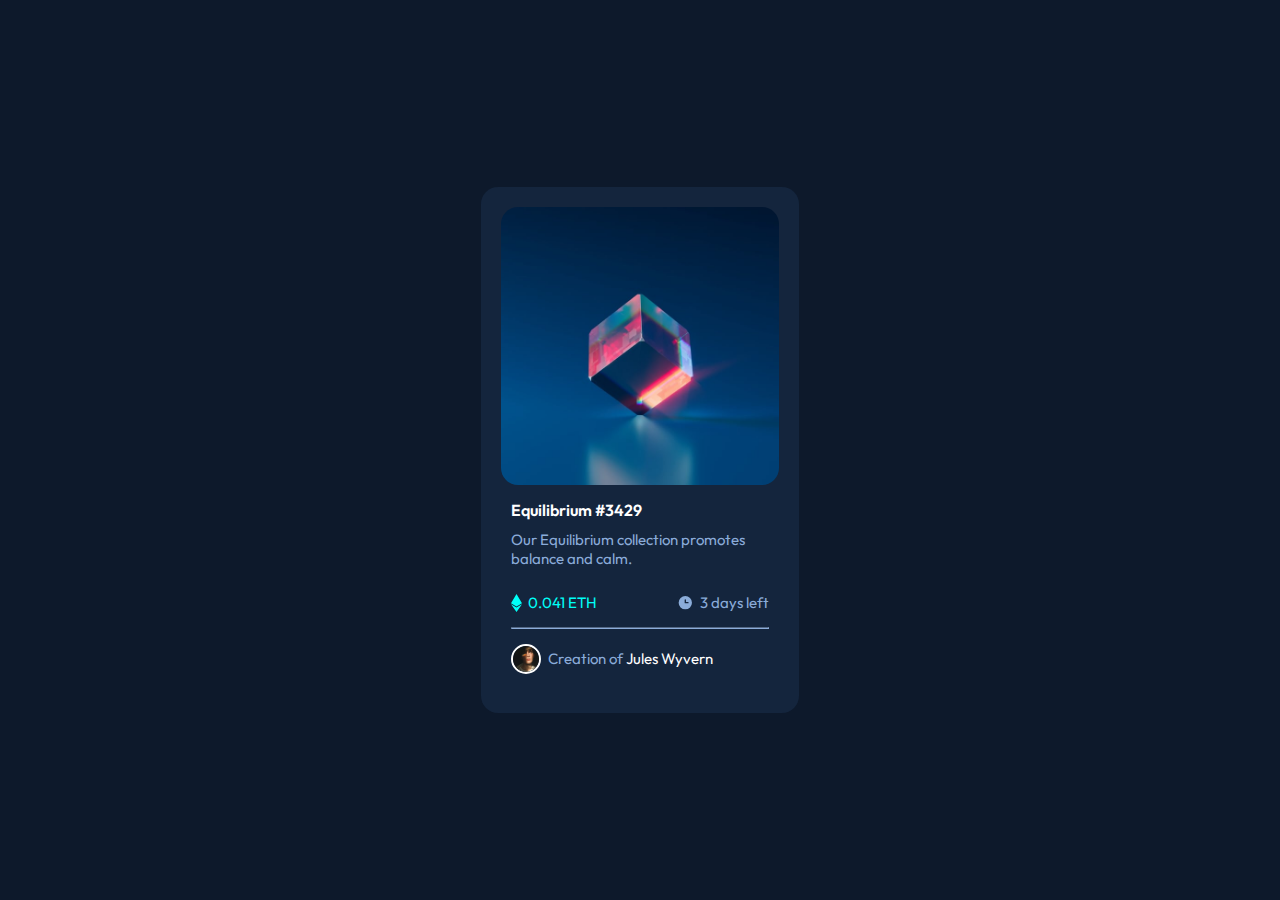
<file: NFT Preview Card Project/index.html>
<!DOCTYPE html>
<html lang="en">
<head>
  <meta charset="UTF-8">
  <meta name="viewport" content="width=device-width, initial-scale=1.0"> <!-- displays site properly based on user's device -->

  <link rel="icon" type="image/png" sizes="32x32" href="./images/favicon-32x32.png">
  <link rel="stylesheet" href="styles.css">
  
  <title>Frontend Mentor | NFT preview card component</title>
</head>
<body>

  <div class="container">
    <div class="wrapper">
      <div class="img-main">
        <img src="./images/image-equilibrium.jpg" alt="">
          <div class="view">
            <img src="./images/icon-view.svg" alt="">
          </div>
      </div>
      <div class="text">
        <a href="#">Equilibrium #3429</a>
        <p>Our Equilibrium collection promotes balance and calm.</p>
        <div class="info">
          <div class="eth">
            <img src="./images/icon-ethereum.svg" alt="">
            <p>0.041 ETH</p>
          </div>
          <div class="time">
            <img src="./images/icon-clock.svg" alt="">
            <p>3 days left</p>
          </div>
        </div>
        <hr>
        <div class="author">
          <img src="./images/image-avatar.png" alt="">
          <p>Creation of <a href="#">Jules Wyvern</a></p>
        </div>
      </div>
    </div>
  </div>
  
</body>
</html>
</file>
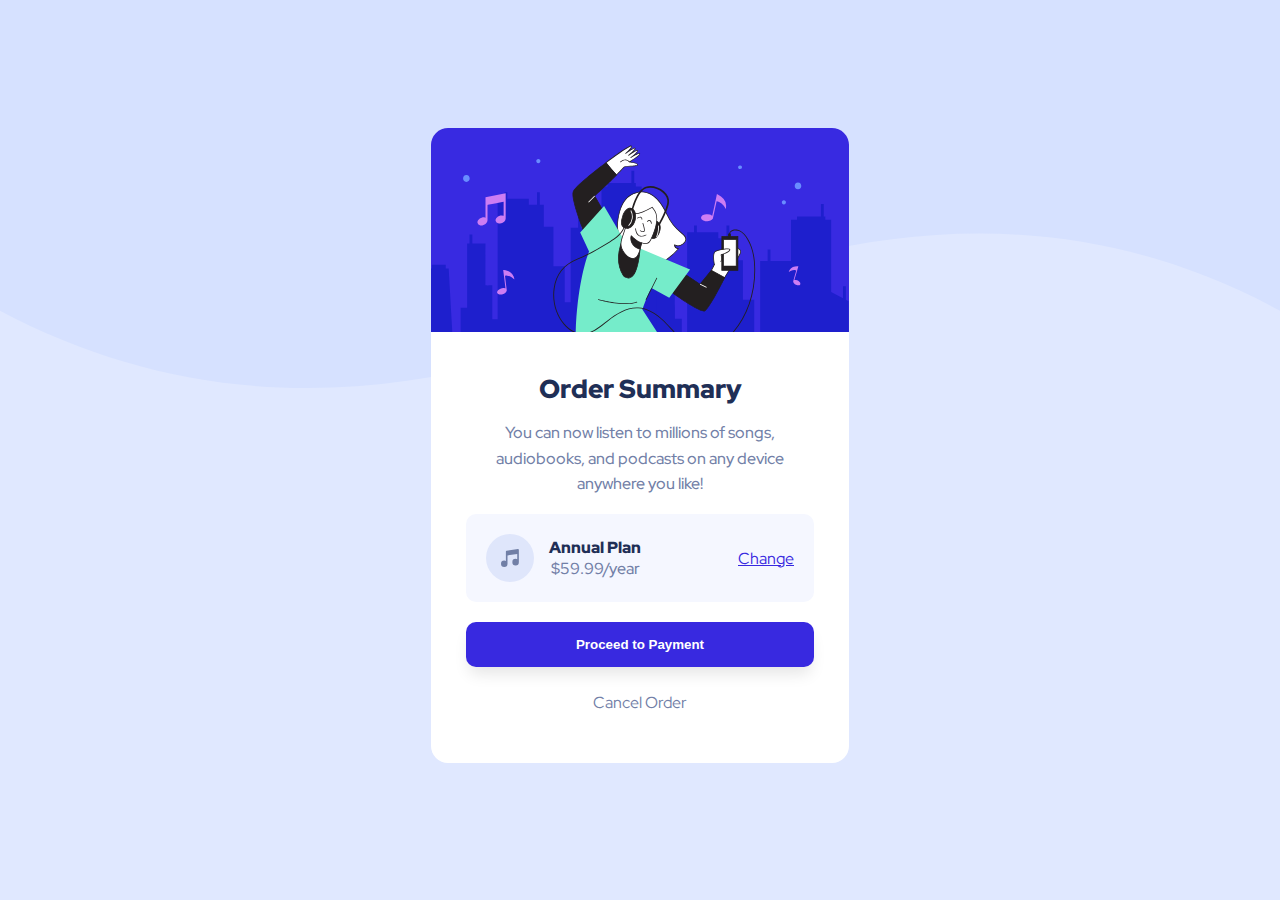
<file: Order Summary Project/index.html>
<!DOCTYPE html>
<html lang="en">
<head>
  <meta charset="UTF-8">
  <meta name="viewport" content="width=device-width, initial-scale=1.0"> <!-- displays site properly based on user's device -->

  <link rel="icon" type="image/png" sizes="32x32" href="./images/favicon-32x32.png">
  <link rel="stylesheet" href="styles.css">
  <title>Frontend Mentor | Order summary card</title>

</head>
<body>

  <div class="container">
    <div class="wrapper">
      <div class="hero-img">
        <img src="./images/illustration-hero.svg" alt="">
      </div>
      <div class="info">
        <div class="text">
          <h2>Order Summary</h2>
          <p>You can now listen to millions of songs, audiobooks, and podcasts on any 
          device anywhere you like!</p>
        </div>
        <div class="plan">
          <div class="price">
            <img src="./images/icon-music.svg" alt="">
          <div class="subtext">
            <p><span>Annual Plan</span></p>
          <p>$59.99/year</p>
          </div>
          </div>
          <a href="#">Change</a>
        </div>
        <div class="payment">
          <button><a class="link" href="#">Proceed to Payment</a></button>
          <a href="#">Cancel Order</a>
        </div>
      </div>
    </div>
  </div>

</body>
</html>
</file>
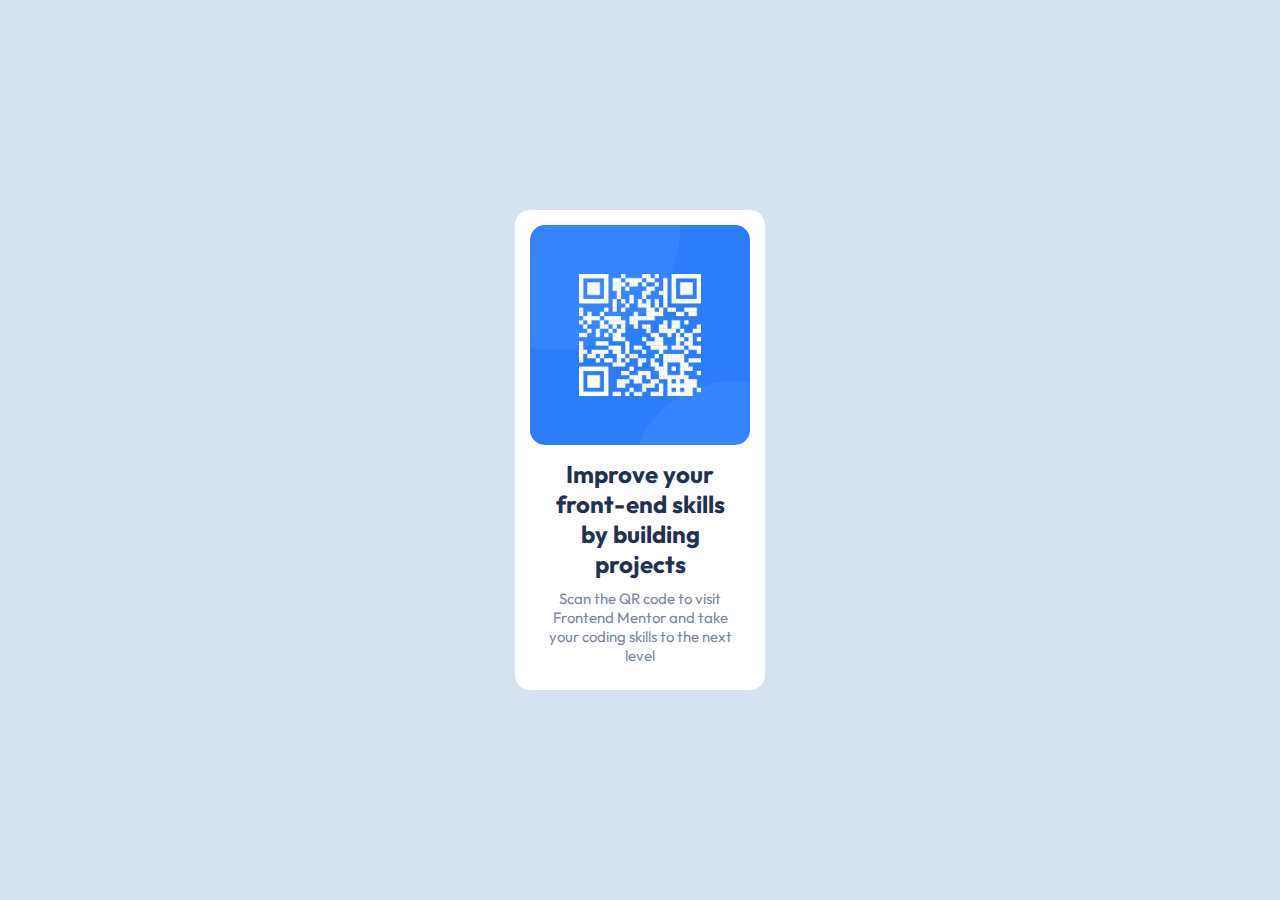
<file: QR Code Project/index.html>
<!DOCTYPE html>
<html lang="en">
<head>
  <meta charset="UTF-8">
  <meta name="viewport" content="width=device-width, initial-scale=1.0"> <!-- displays site properly based on user's device -->

  <link rel="icon" type="image/png" sizes="32x32" href="./images/favicon-32x32.png">
  <link rel="stylesheet" href="styles.css">
  <title>Frontend Mentor | QR code component</title>

  <!-- Feel free to remove these styles or customise in your own stylesheet 👍 -->
  
</head>
<body>
  <div class="container">
    <img src="./images/image-qr-code.png" alt="">
    <div class="text">
      <h2>Improve your front-end skills by building projects</h2>
      <p>Scan the QR code to visit Frontend Mentor and take your coding skills to the next level</p>
    </div>
    
  </div>
  
</body>
</html>
</file>
<file: NFT Preview Card Project/styles.css>
@import url('https://fonts.googleapis.com/css2?family=Outfit:wght@300;400;600&display=swap');

*{
    box-sizing: border-box;
    margin: 0;
    padding: 0;
}

body{
    font-family: 'Outfit', sans-serif;
    background-color: hsl(217, 54%, 11%);
    display: flex;
    justify-content: center;
    align-items: center;
    min-height: 100vh;
}

a{
    text-decoration: none;
    color: white;
    padding-bottom: 10px;
}

p{
    padding: 10px 0;
    font-size: 15px;
    color: hsl(215, 51%, 70%);
}

.container{
    max-width: 350px;
    margin: 0 auto;
}

.wrapper{
    background-color: hsl(216, 50%, 16%);
    padding : 20px;
    margin: 2rem 1rem;
    border-radius: 17px;
}

.img-main{
    border-radius: 17px;
    overflow: hidden;
    position: relative;
    
}

.img-main img{
    width: 100%;
    display: block;
}

.view{
    position: absolute;
    left: 0;
    top: 0;
    height: 100%;
    width: 100%;
    background-color: hsla(178, 100%, 50%, 0.4);
    display: none;
    
}

.view img{
    position: absolute;
    width: 50px;
    top: 50%;
    left: 50%;
    transform: translate(-50%, -50%);
}

.img-main:hover .view{
    display: block;
}

.text{
    margin: 5px auto;
    padding: 10px;
}

.text a{
    font-weight: 600;
}

.text a:hover{
    color: hsl(178, 100%, 50%);
}

.info{
    display: flex;
    justify-content: space-between;
    align-items: center;
    padding: 5px 0;
}

.eth, .time{
    display: flex;
    align-items: center;
}

.eth p{
    color: hsl(178, 100%, 50%);
    padding-left: 6px;
}

.time p{
    padding-left: 6px;
}

hr{
    
    border-color: hsl(215, 51%, 70%);
}

.author{
    display: flex;
    align-items: center;
    padding-top: 10px;
}

.author img{
    width: 30px;
    height: 30px;
    border-radius: 50%;
    border: 2px solid white ;
}

.author p{
    padding-left: 7px;
}

.author a{
    font-weight: 400;
}
</file>
<file: Order Summary Project/styles.css>
@import url('https://fonts.googleapis.com/css2?family=Red+Hat+Display:wght@500;700;900&display=swap');

*{
    margin: 0;
    padding: 0;
    box-sizing: border-box;
}

body{
    font-family: 'Red Hat Display', sans-serif;
    background: url(./images/pattern-background-desktop.svg) no-repeat  fixed;
    background-size: contain ;
    background-color: hsl(225, 100%, 94%);
    display: flex;
    justify-content: center;
    align-items: center;
    min-height: 100vh;
}

p{
    font-size: 16px;
    font-weight: 500;
    color: hsl(224, 23%, 55%);
}

.container{
    max-width: 450px;
    margin: 0 auto;
}

.wrapper{
    background-color: white;
    margin: 1rem;
    border-radius: 17px;
    margin: 1rem;
    text-align: center;
}

.wrapper .hero-img img{
    width: 100%;
    border-top-left-radius: 17px;
    border-top-right-radius: 17px;
}

.info{
    margin: 25px 25px;
    padding: 10px;
    display: flex;
    flex-direction: column;
}

.text h2{
    color: hsl(223, 47%, 23%);
    font-weight: 900;
    font-size: 26px;
    padding-bottom: 7px;
}

.text p{
    padding: 7px 10px;
    line-height: 1.6;
}

.plan{
    background-color: hsl(225, 100%, 98%);
    margin-top: 10px;
    padding: 20px;
    border-radius: 10px;
    display: flex;
    justify-content: space-between;
    align-items: center;
}

.price{
    display: flex;
    align-items: center;
}

.subtext{
    padding-left: 15px;
}

span{
    color: hsl(223, 47%, 23%);
    font-weight: 900;
    font-size: 16px;
}

.plan a{
    color: hsl(245, 75%, 52%);
}


.payment{
    display: flex;
    flex-direction: column;
    padding: 20px 0;
}

.payment a{
    padding-top: 25px;
    margin-bottom: 20px;
    text-decoration: none;
    color: hsl(224, 23%, 55%);
}

.payment button{
    padding: 15px;
    font-weight: 900;
    color: white;
    background-color: hsl(245, 75%, 52%);
    border-radius: 10px;
    border-style: none;
    box-shadow: 0px 10px 15px -3px rgba(0,0,0,0.1);
}

.payment button .link{
    color: white;
}
</file>
<file: QR Code Project/styles.css>
@import url('https://fonts.googleapis.com/css2?family=Outfit:wght@400;700&display=swap');


*{
    box-sizing: border-box;
    margin: 0;
    padding: 0;
}

body{
    font-family: 'Outfit', sans-serif;
    background-color: hsl(212, 45%, 89%);
    min-height: 100vh;
    display: flex;
    align-items: center;
}

.container{
    background-color: white;
    max-width: 250px;
    padding: 15px;
    border-radius: 15px;
    text-align: center;
    margin: 0 auto;
    
}

.container img{
    width: 100%;
    border-radius: 15px;
}

.text{
    padding: 10px 10px;
}

.text h2{
    color: hsl(218, 44%, 22%);
    padding-bottom: 10px;
}

.text p{
    font-size: 15px;
    color: hsl(220, 15%, 55%);
}
</file>
